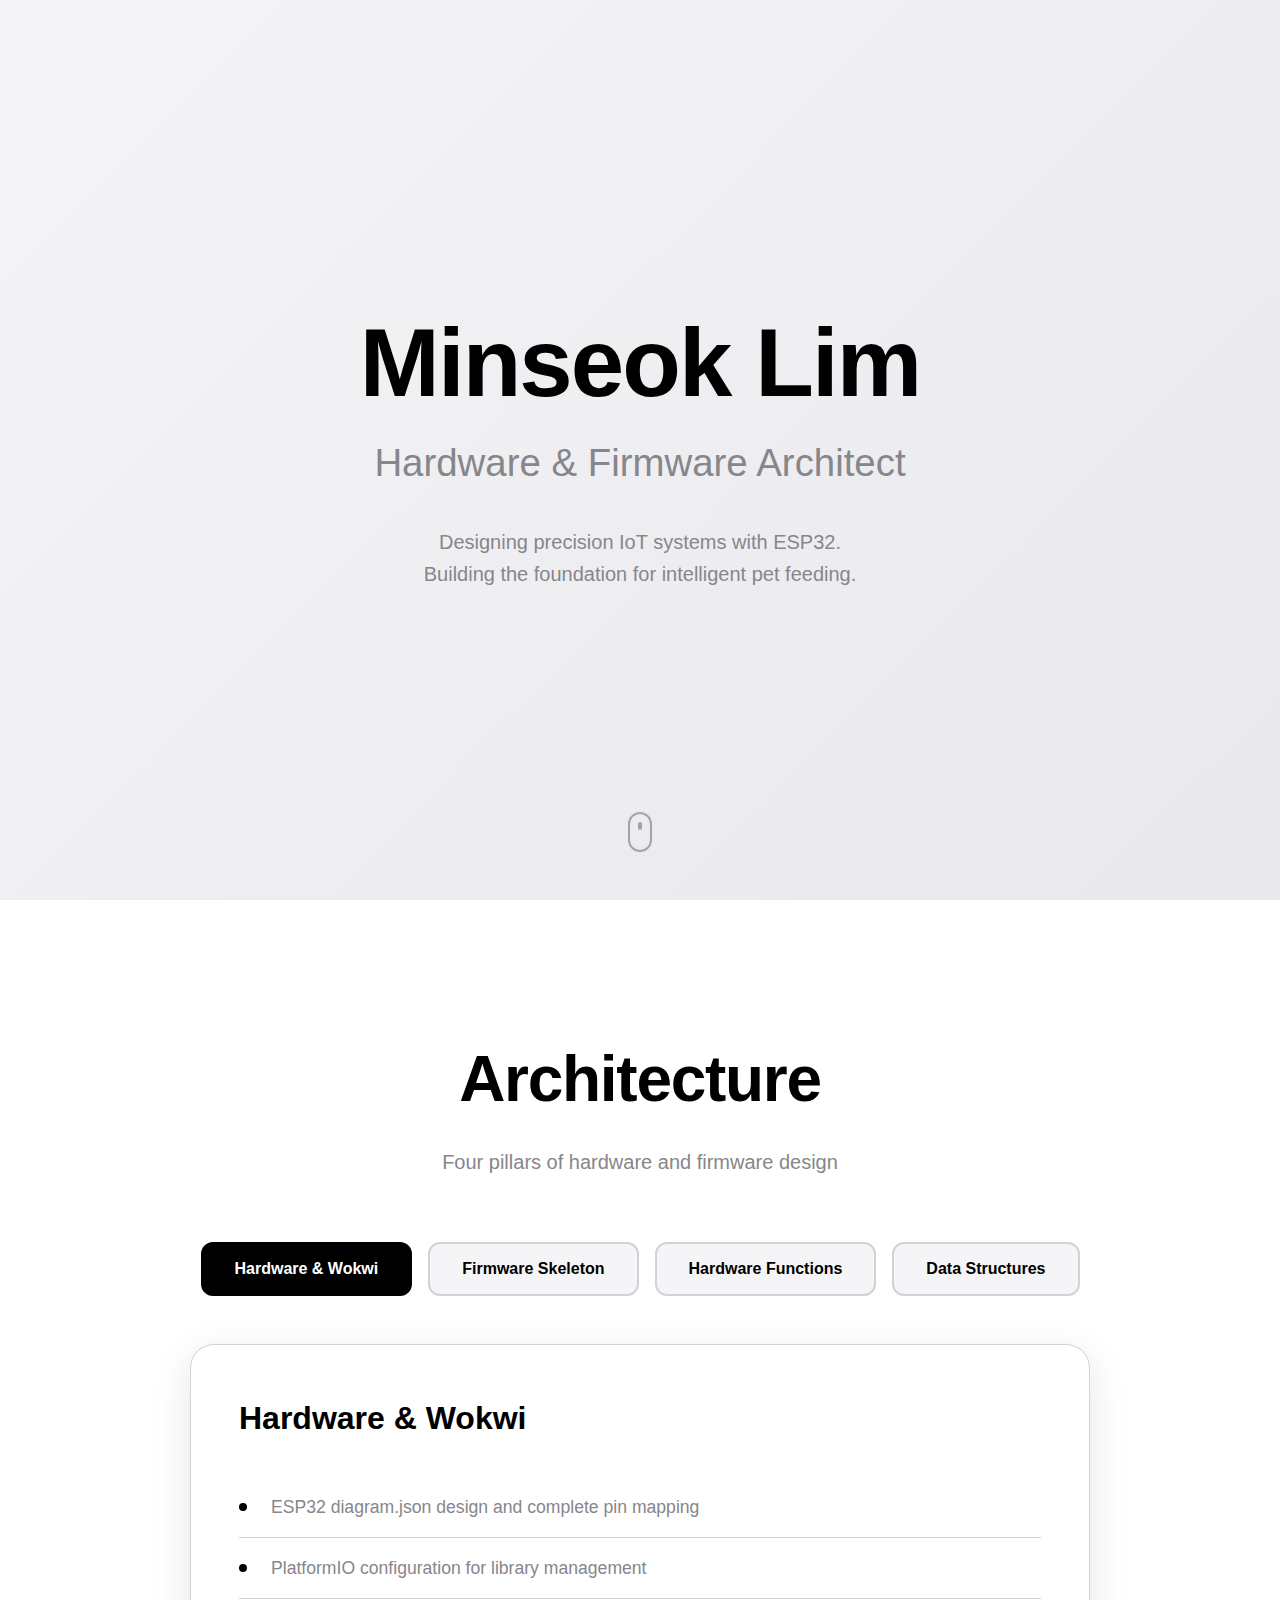
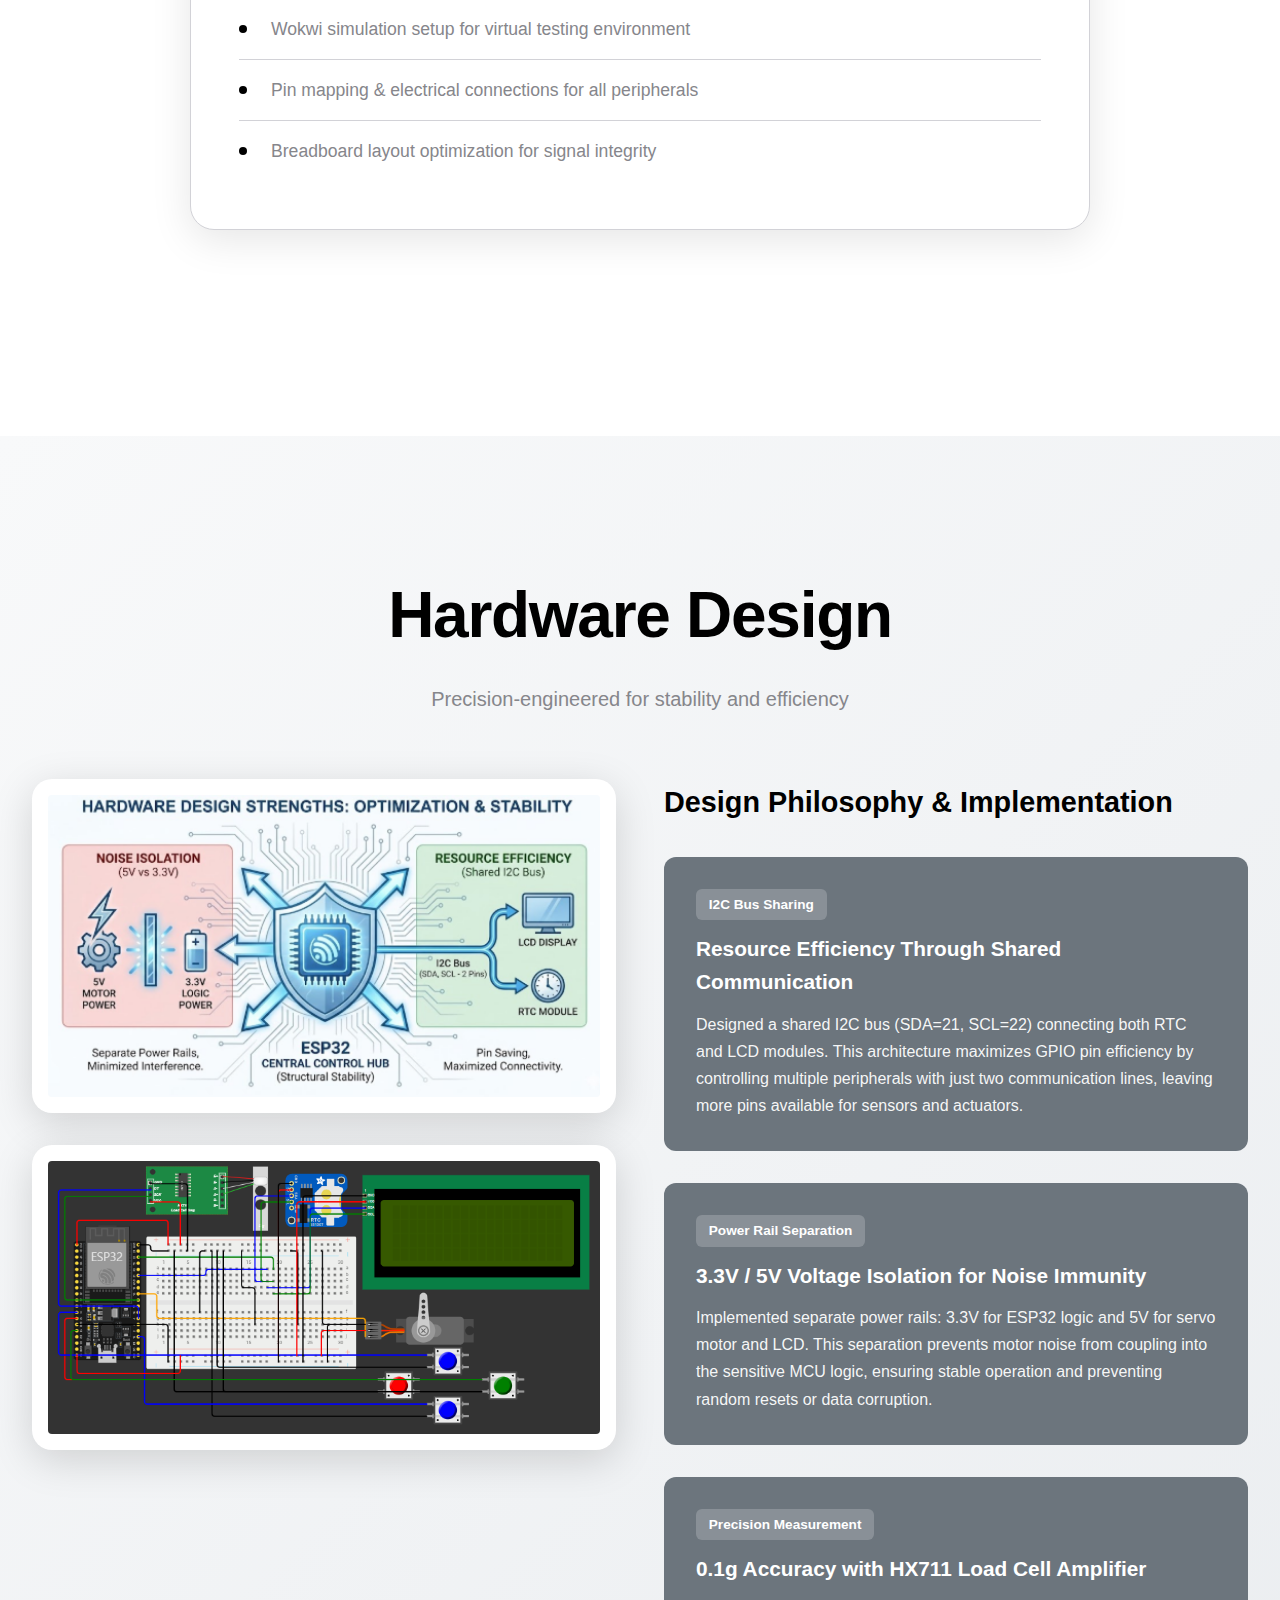
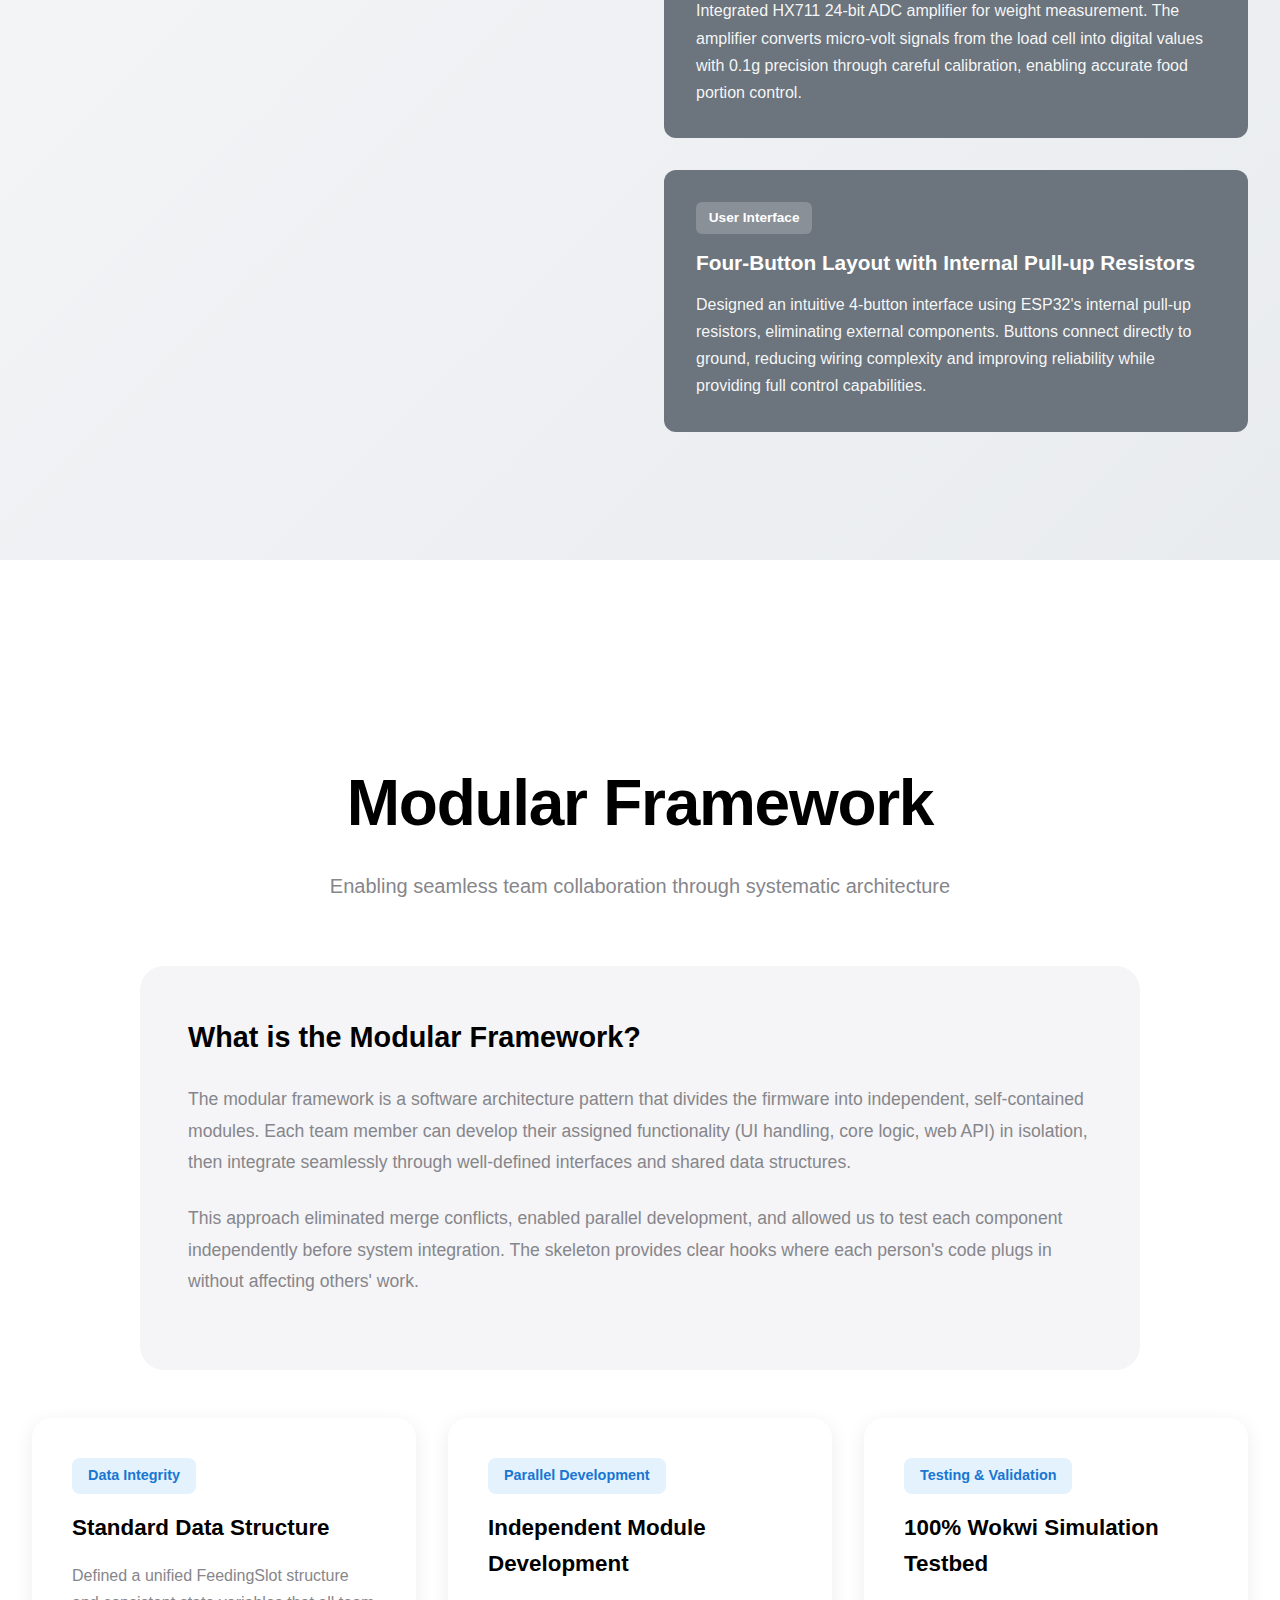
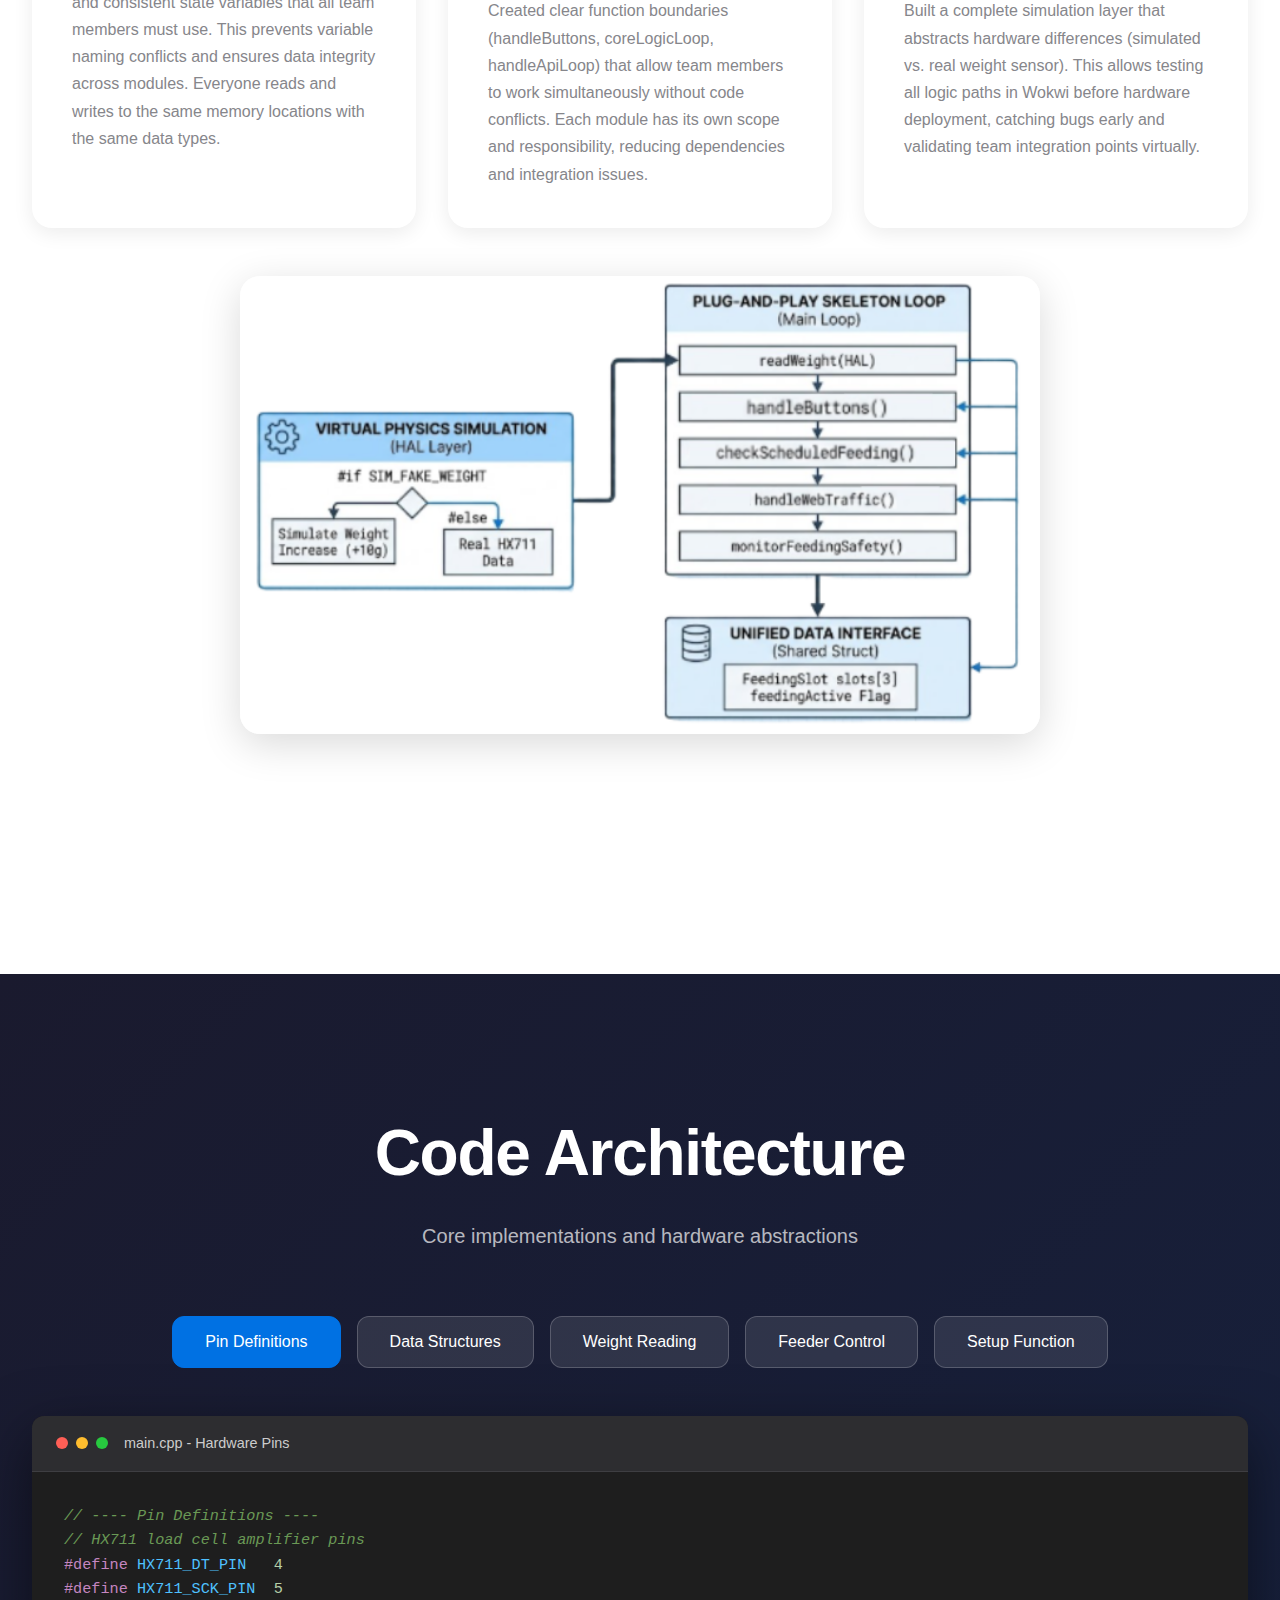
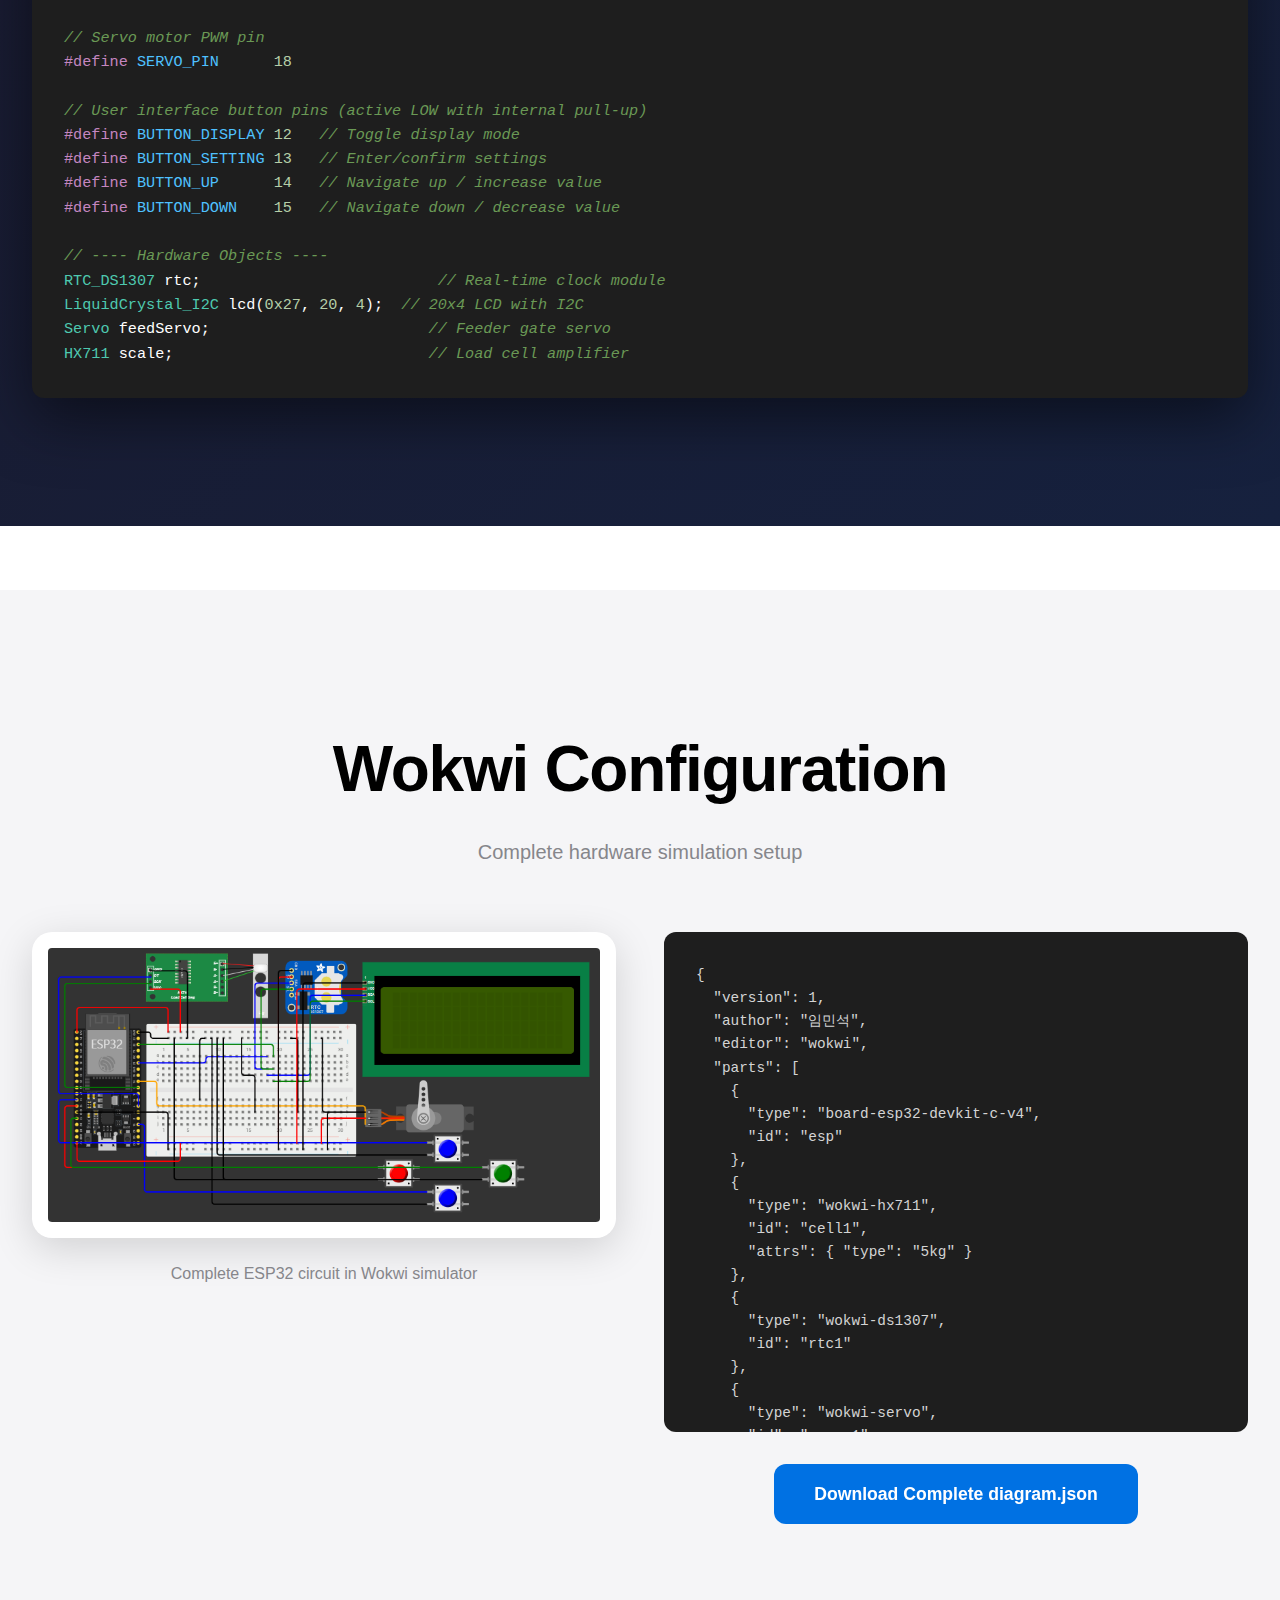
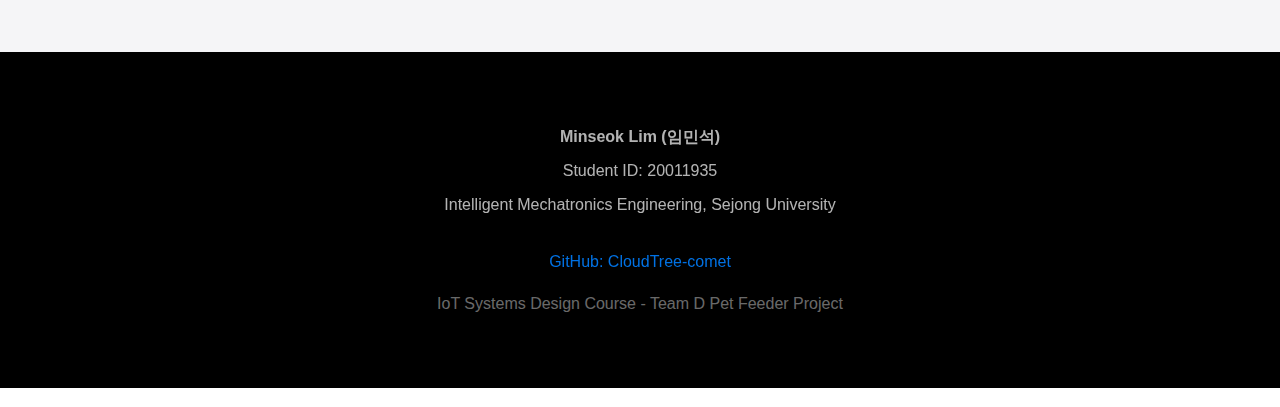
<file: index.html>
<!DOCTYPE html>
<html lang="ko">
<head>
    <meta charset="UTF-8">
    <meta name="viewport" content="width=device-width, initial-scale=1.0">
    <title>Minseok Lim - Hardware Architect</title>
    <style>
        * {
            margin: 0;
            padding: 0;
            box-sizing: border-box;
        }

        :root {
            --primary: #000;
            --secondary: #86868b;
            --accent: #0071e3;
            --bg: #fff;
            --surface: #f5f5f7;
            --border: #d2d2d7;
            --code-bg: #1e1e1e;
        }

        body {
            font-family: -apple-system, BlinkMacSystemFont, 'SF Pro Display', 'Segoe UI', sans-serif;
            background: var(--bg);
            color: var(--primary);
            line-height: 1.6;
            overflow-x: hidden;
        }

        /* Hero Section */
        .hero {
            min-height: 100vh;
            display: flex;
            align-items: center;
            justify-content: center;
            text-align: center;
            padding: 2rem;
            background: linear-gradient(135deg, #f5f5f7 0%, #e8e8ed 100%);
        }

        .hero-content h1 {
            font-size: clamp(3rem, 8vw, 6rem);
            font-weight: 600;
            letter-spacing: -0.02em;
            margin-bottom: 1rem;
            line-height: 1.1;
        }

        .hero-content .subtitle {
            font-size: clamp(1.5rem, 3vw, 2.5rem);
            font-weight: 300;
            color: var(--secondary);
            margin-bottom: 2rem;
        }

        .hero-content .description {
            font-size: clamp(1rem, 2vw, 1.25rem);
            color: var(--secondary);
            max-width: 800px;
            margin: 0 auto;
            font-weight: 400;
        }

        .scroll-indicator {
            position: absolute;
            bottom: 3rem;
            left: 50%;
            transform: translateX(-50%);
            width: 24px;
            height: 40px;
            border: 2px solid var(--primary);
            border-radius: 12px;
            opacity: 0.3;
        }

        .scroll-indicator::after {
            content: '';
            position: absolute;
            top: 8px;
            left: 50%;
            transform: translateX(-50%);
            width: 4px;
            height: 8px;
            background: var(--primary);
            border-radius: 2px;
            animation: scroll 2s infinite;
        }

        @keyframes scroll {
            0%, 100% { transform: translateX(-50%) translateY(0); opacity: 1; }
            50% { transform: translateX(-50%) translateY(10px); opacity: 0.3; }
        }

        /* Section */
        section {
            padding: 8rem 2rem;
            max-width: 1400px;
            margin: 0 auto;
            width: 100%;
        }

        section.dark {
            max-width: none;
            width: 100%;
        }

        section.dark > * {
            max-width: 1400px;
            margin-left: auto;
            margin-right: auto;
        }

        .section-title {
            font-size: clamp(2.5rem, 5vw, 4rem);
            font-weight: 600;
            letter-spacing: -0.02em;
            margin-bottom: 1rem;
            text-align: center;
        }

        .section-subtitle {
            font-size: clamp(1rem, 2vw, 1.25rem);
            color: var(--secondary);
            text-align: center;
            margin-bottom: 4rem;
            font-weight: 400;
        }

        /* Card Stack Architecture */
        .card-stack-container {
            perspective: 1000px;
            margin-top: 4rem;
        }

        .card-selector {
            display: flex;
            justify-content: center;
            gap: 1rem;
            flex-wrap: wrap;
            margin-bottom: 3rem;
        }

        .card-selector button {
            padding: 1rem 2rem;
            background: var(--surface);
            border: 2px solid var(--border);
            border-radius: 12px;
            font-size: 1rem;
            font-weight: 600;
            cursor: pointer;
            transition: all 0.3s ease;
            color: var(--primary);
        }

        .card-selector button:hover {
            background: var(--primary);
            color: var(--bg);
            border-color: var(--primary);
        }

        .card-selector button.active {
            background: var(--primary);
            color: var(--bg);
            border-color: var(--primary);
        }

        .card-stack {
            position: relative;
            height: 500px;
            max-width: 900px;
            margin: 0 auto;
        }

        .architecture-card {
            position: absolute;
            width: 100%;
            background: var(--bg);
            border-radius: 24px;
            padding: 3rem;
            box-shadow: 0 10px 40px rgba(0,0,0,0.1);
            border: 1px solid var(--border);
            transition: all 0.6s cubic-bezier(0.4, 0, 0.2, 1);
            opacity: 0;
            transform: translateY(30px) scale(0.95);
            pointer-events: none;
        }

        .architecture-card.active {
            opacity: 1;
            transform: translateY(0) scale(1);
            pointer-events: auto;
            z-index: 10;
        }

        .architecture-card.prev {
            opacity: 0.3;
            transform: translateY(10px) scale(0.98);
            z-index: 5;
        }

        .architecture-card h3 {
            font-size: 2rem;
            font-weight: 600;
            margin-bottom: 2rem;
            color: var(--primary);
        }

        .architecture-card ul {
            list-style: none;
            padding: 0;
        }

        .architecture-card li {
            padding: 1rem 0;
            padding-left: 2rem;
            color: var(--secondary);
            font-size: 1.1rem;
            position: relative;
            border-bottom: 1px solid var(--border);
        }

        .architecture-card li:last-child {
            border-bottom: none;
        }

        .architecture-card li::before {
            content: '';
            position: absolute;
            left: 0;
            top: 50%;
            transform: translateY(-50%);
            width: 8px;
            height: 8px;
            background: var(--primary);
            border-radius: 50%;
        }

        /* Hardware Design Section */
        .hardware-section {
            background: linear-gradient(135deg, #f8f9fa 0%, #e9ecef 100%);
            padding: 8rem 2rem;
            margin: 4rem 0;
            max-width: none !important;
        }

        .hardware-content {
            max-width: 1400px;
            margin: 0 auto;
            width: 100%;
        }

        .hardware-grid {
            display: grid;
            grid-template-columns: 1fr 1fr;
            gap: 3rem;
            margin-top: 3rem;
            align-items: start;
        }

        .hardware-image-container {
            display: flex;
            flex-direction: column;
            gap: 2rem;
        }

        .hardware-image {
            width: 100%;
            border-radius: 20px;
            box-shadow: 0 10px 40px rgba(0,0,0,0.15);
            background: white;
            padding: 1rem;
        }

        .feature-explanation {
            padding: 0;
        }

        .feature-explanation h3 {
            font-size: 1.8rem;
            font-weight: 600;
            margin-bottom: 2rem;
            color: var(--primary);
        }

        .feature-item {
            margin-bottom: 2rem;
            padding: 2rem;
            background: #6c757d;
            color: white;
            border-radius: 12px;
        }

        .feature-item:last-child {
            margin-bottom: 0;
        }

        .feature-item h4 {
            font-size: 1.3rem;
            font-weight: 600;
            margin-bottom: 0.75rem;
            color: white;
        }

        .feature-item .label {
            display: inline-block;
            padding: 0.3rem 0.8rem;
            background: rgba(255, 255, 255, 0.2);
            color: white;
            border-radius: 6px;
            font-size: 0.85rem;
            font-weight: 600;
            margin-bottom: 0.75rem;
        }

        .feature-item p {
            color: rgba(255, 255, 255, 0.95);
            font-size: 1rem;
            line-height: 1.7;
        }

        /* Modular Framework */
        .modular-section {
            background: white;
            max-width: none !important;
        }

        .modular-section > * {
            max-width: 1400px;
            margin-left: auto;
            margin-right: auto;
        }

        .modular-explanation {
            max-width: 1000px;
            margin: 0 auto;
            background: var(--surface);
            padding: 3rem;
            border-radius: 24px;
            margin-bottom: 3rem;
        }

        .modular-explanation h3 {
            font-size: 1.8rem;
            font-weight: 600;
            margin-bottom: 1.5rem;
            color: var(--primary);
        }

        .modular-explanation p {
            font-size: 1.1rem;
            color: var(--secondary);
            line-height: 1.8;
            margin-bottom: 1.5rem;
        }

        .benefit-grid {
            display: grid;
            grid-template-columns: repeat(auto-fit, minmax(280px, 1fr));
            gap: 2rem;
            margin-top: 3rem;
        }

        .benefit-card {
            background: white;
            padding: 2.5rem;
            border-radius: 20px;
            box-shadow: 0 5px 20px rgba(0,0,0,0.08);
            transition: transform 0.3s ease;
        }

        .benefit-card:hover {
            transform: translateY(-5px);
        }

        .benefit-card h4 {
            font-size: 1.4rem;
            font-weight: 600;
            margin-bottom: 1rem;
            color: var(--primary);
        }

        .benefit-card .tag {
            display: inline-block;
            padding: 0.4rem 1rem;
            background: #e3f2fd;
            color: #1976d2;
            border-radius: 8px;
            font-size: 0.9rem;
            font-weight: 600;
            margin-bottom: 1rem;
        }

        .benefit-card p {
            color: var(--secondary);
            font-size: 1rem;
            line-height: 1.7;
        }

        .modular-image {
            width: 100%;
            max-width: 800px;
            margin: 3rem auto;
            display: block;
            border-radius: 20px;
            box-shadow: 0 10px 40px rgba(0,0,0,0.15);
        }

        /* Code Section */
        .code-section {
            background: linear-gradient(135deg, #1a1a2e 0%, #16213e 100%);
            color: white;
            padding: 8rem 2rem;
            margin: 4rem 0;
            max-width: none !important;
        }

        .code-section .section-content {
            max-width: 1400px;
            margin: 0 auto;
            width: 100%;
        }

        .code-section .section-title {
            color: white;
        }

        .code-section .section-subtitle {
            color: rgba(255, 255, 255, 0.7);
        }

        .code-tabs {
            display: flex;
            justify-content: center;
            gap: 1rem;
            flex-wrap: wrap;
            margin-bottom: 3rem;
        }

        .code-tab-btn {
            padding: 1rem 2rem;
            background: rgba(255, 255, 255, 0.1);
            border: 1px solid rgba(255, 255, 255, 0.2);
            border-radius: 12px;
            font-size: 1rem;
            font-weight: 500;
            cursor: pointer;
            transition: all 0.3s ease;
            color: white;
        }

        .code-tab-btn:hover {
            background: rgba(255, 255, 255, 0.15);
        }

        .code-tab-btn.active {
            background: var(--accent);
            border-color: var(--accent);
        }

        .code-display {
            max-width: 1300px;
            margin: 0 auto;
            width: 100%;
        }

        .code-panel {
            display: none;
            animation: fadeIn 0.4s ease;
        }

        .code-panel.active {
            display: block;
        }

        .code-description {
            text-align: center;
            color: rgba(255, 255, 255, 0.8);
            font-size: 1.1rem;
            margin-bottom: 2rem;
            max-width: 800px;
            margin-left: auto;
            margin-right: auto;
            line-height: 1.6;
        }

        @keyframes fadeIn {
            from { opacity: 0; transform: translateY(10px); }
            to { opacity: 1; transform: translateY(0); }
        }

        .code-window {
            background: #1e1e1e;
            border-radius: 12px;
            overflow: hidden;
            box-shadow: 0 20px 60px rgba(0,0,0,0.5);
        }

        .code-header {
            background: #2d2d30;
            padding: 1rem 1.5rem;
            display: flex;
            align-items: center;
            gap: 1rem;
            border-bottom: 1px solid #3e3e42;
        }

        .code-header .dots {
            display: flex;
            gap: 0.5rem;
        }

        .code-header .dot {
            width: 12px;
            height: 12px;
            border-radius: 50%;
        }

        .dot.red { background: #ff5f56; }
        .dot.yellow { background: #ffbd2e; }
        .dot.green { background: #27c93f; }

        .code-header .filename {
            color: #cccccc;
            font-size: 0.9rem;
        }

        .code-body {
            padding: 2rem;
            overflow-x: auto;
        }

        .code-body pre {
            margin: 0;
            font-family: 'SF Mono', 'Monaco', 'Courier New', monospace;
            font-size: 0.95rem;
            line-height: 1.6;
        }

        /* VS Code Syntax Highlighting */
        .code-keyword { color: #569cd6; }
        .code-function { color: #dcdcaa; }
        .code-string { color: #ce9178; }
        .code-number { color: #b5cea8; }
        .code-comment { color: #6a9955; font-style: italic; }
        .code-type { color: #4ec9b0; }
        .code-variable { color: #9cdcfe; }
        .code-constant { color: #4fc1ff; }
        .code-preprocessor { color: #c586c0; }

        /* Wokwi Section */
        .wokwi-section {
            background: var(--surface);
            max-width: none !important;
        }

        .wokwi-content {
            max-width: 1400px;
            margin: 0 auto;
            width: 100%;
        }

        .wokwi-grid {
            display: grid;
            grid-template-columns: 1fr 1fr;
            gap: 3rem;
            margin-top: 3rem;
            align-items: start;
        }

        .circuit-image {
            width: 100%;
            border-radius: 20px;
            box-shadow: 0 10px 40px rgba(0,0,0,0.15);
            background: white;
            padding: 1rem;
        }

        .json-display {
            background: #1e1e1e;
            border-radius: 12px;
            padding: 2rem;
            overflow-x: auto;
            max-height: 500px;
        }

        .json-display pre {
            margin: 0;
            font-family: 'SF Mono', 'Monaco', 'Courier New', monospace;
            font-size: 0.9rem;
            line-height: 1.6;
            color: #d4d4d4;
        }

        .download-btn {
            display: inline-block;
            padding: 1rem 2.5rem;
            background: var(--accent);
            color: white;
            text-decoration: none;
            border-radius: 12px;
            font-weight: 600;
            font-size: 1.1rem;
            transition: all 0.3s ease;
            margin-top: 2rem;
        }

        .download-btn:hover {
            background: #0077ed;
            transform: translateY(-2px);
            box-shadow: 0 10px 30px rgba(0, 113, 227, 0.3);
        }

        /* Footer */
        footer {
            background: var(--primary);
            color: var(--bg);
            padding: 4rem 2rem;
            text-align: center;
        }

        footer p {
            margin: 0.5rem 0;
            color: rgba(255, 255, 255, 0.7);
        }

        footer a {
            color: var(--accent);
            text-decoration: none;
            transition: opacity 0.3s ease;
        }

        footer a:hover {
            opacity: 0.8;
        }

        /* Responsive */
        @media (max-width: 968px) {
            section {
                padding: 4rem 1.5rem;
            }

            .hardware-grid,
            .wokwi-grid {
                grid-template-columns: 1fr;
            }

            .card-stack {
                height: auto;
                min-height: 400px;
            }

            .benefit-grid {
                grid-template-columns: 1fr;
            }
        }

        html {
            scroll-behavior: smooth;
        }
    </style>
</head>
<body>
    <!-- Hero -->
    <div class="hero">
        <div class="hero-content">
            <h1>Minseok Lim</h1>
            <p class="subtitle">Hardware & Firmware Architect</p>
            <p class="description">
                Designing precision IoT systems with ESP32.<br>
                Building the foundation for intelligent pet feeding.
            </p>
        </div>
        <div class="scroll-indicator"></div>
    </div>

    <!-- Architecture Section with Card Stack -->
    <section>
        <h2 class="section-title">Architecture</h2>
        <p class="section-subtitle">Four pillars of hardware and firmware design</p>

        <div class="card-stack-container">
            <div class="card-selector">
                <button class="active" onclick="showArchCard(0)">Hardware & Wokwi</button>
                <button onclick="showArchCard(1)">Firmware Skeleton</button>
                <button onclick="showArchCard(2)">Hardware Functions</button>
                <button onclick="showArchCard(3)">Data Structures</button>
            </div>

            <div class="card-stack">
                <div class="architecture-card active" data-card="0">
                    <h3>Hardware & Wokwi</h3>
                    <ul>
                        <li>ESP32 diagram.json design and complete pin mapping</li>
                        <li>PlatformIO configuration for library management</li>
                        <li>Wokwi simulation setup for virtual testing environment</li>
                        <li>Pin mapping & electrical connections for all peripherals</li>
                        <li>Breadboard layout optimization for signal integrity</li>
                    </ul>
                </div>

                <div class="architecture-card" data-card="1">
                    <h3>Firmware Skeleton</h3>
                    <ul>
                        <li>Complete setup() initialization sequence for all hardware</li>
                        <li>Main loop architecture with modular function hooks</li>
                        <li>I2C bus initialization for RTC and LCD communication</li>
                        <li>Peripheral initialization (servo, HX711, buttons)</li>
                        <li>Team collaboration framework for parallel development</li>
                    </ul>
                </div>

                <div class="architecture-card" data-card="2">
                    <h3>Hardware Functions</h3>
                    <ul>
                        <li>Weight reading abstraction for simulation and real hardware</li>
                        <li>Servo control functions (open/close feeder mechanism)</li>
                        <li>Button handling with debounce logic</li>
                        <li>System reset procedures and state management</li>
                        <li>Hardware safety mechanisms and error handling</li>
                    </ul>
                </div>

                <div class="architecture-card" data-card="3">
                    <h3>Data Structures</h3>
                    <ul>
                        <li>FeedingSlot struct design for scheduled feeding</li>
                        <li>State management flags (feedingActive, feederOpen)</li>
                        <li>Safety constants (timeout, stuck detection thresholds)</li>
                        <li>Trigger guard system to prevent duplicate activations</li>
                        <li>Unified data interface for team collaboration</li>
                    </ul>
                </div>
            </div>
        </div>
    </section>

    <!-- Hardware Design Section -->
    <section class="hardware-section">
        <div class="hardware-content">
            <h2 class="section-title">Hardware Design</h2>
            <p class="section-subtitle">Precision-engineered for stability and efficiency</p>

            <div class="hardware-grid">
                <div class="hardware-image-container">
                    <img src="hardware-diagram.png" alt="Hardware Wiring Diagram" class="hardware-image">
                    <img src="hardware-circuit.png" alt="Circuit Schematic" class="hardware-image">
                </div>

                <div class="feature-explanation">
                    <h3>Design Philosophy & Implementation</h3>

                    <div class="feature-item">
                        <span class="label">I2C Bus Sharing</span>
                        <h4>Resource Efficiency Through Shared Communication</h4>
                        <p>
                            Designed a shared I2C bus (SDA=21, SCL=22) connecting both RTC and LCD modules. 
                            This architecture maximizes GPIO pin efficiency by controlling multiple peripherals 
                            with just two communication lines, leaving more pins available for sensors and actuators.
                        </p>
                    </div>

                    <div class="feature-item">
                        <span class="label">Power Rail Separation</span>
                        <h4>3.3V / 5V Voltage Isolation for Noise Immunity</h4>
                        <p>
                            Implemented separate power rails: 3.3V for ESP32 logic and 5V for servo motor and LCD. 
                            This separation prevents motor noise from coupling into the sensitive MCU logic, 
                            ensuring stable operation and preventing random resets or data corruption.
                        </p>
                    </div>

                    <div class="feature-item">
                        <span class="label">Precision Measurement</span>
                        <h4>0.1g Accuracy with HX711 Load Cell Amplifier</h4>
                        <p>
                            Integrated HX711 24-bit ADC amplifier for weight measurement. The amplifier converts 
                            micro-volt signals from the load cell into digital values with 0.1g precision through 
                            careful calibration, enabling accurate food portion control.
                        </p>
                    </div>

                    <div class="feature-item">
                        <span class="label">User Interface</span>
                        <h4>Four-Button Layout with Internal Pull-up Resistors</h4>
                        <p>
                            Designed an intuitive 4-button interface using ESP32's internal pull-up resistors, 
                            eliminating external components. Buttons connect directly to ground, reducing wiring 
                            complexity and improving reliability while providing full control capabilities.
                        </p>
                    </div>
                </div>
            </div>
        </div>
    </section>

    <!-- Modular Framework -->
    <section class="modular-section">
        <h2 class="section-title">Modular Framework</h2>
        <p class="section-subtitle">Enabling seamless team collaboration through systematic architecture</p>

        <div class="modular-explanation">
            <h3>What is the Modular Framework?</h3>
            <p>
                The modular framework is a software architecture pattern that divides the firmware into 
                independent, self-contained modules. Each team member can develop their assigned functionality 
                (UI handling, core logic, web API) in isolation, then integrate seamlessly through well-defined 
                interfaces and shared data structures.
            </p>
            <p>
                This approach eliminated merge conflicts, enabled parallel development, and allowed us to test 
                each component independently before system integration. The skeleton provides clear hooks where 
                each person's code plugs in without affecting others' work.
            </p>
        </div>

        <div class="benefit-grid">
            <div class="benefit-card">
                <span class="tag">Data Integrity</span>
                <h4>Standard Data Structure</h4>
                <p>
                    Defined a unified FeedingSlot structure and consistent state variables that all team 
                    members must use. This prevents variable naming conflicts and ensures data integrity 
                    across modules. Everyone reads and writes to the same memory locations with the same 
                    data types.
                </p>
            </div>

            <div class="benefit-card">
                <span class="tag">Parallel Development</span>
                <h4>Independent Module Development</h4>
                <p>
                    Created clear function boundaries (handleButtons, coreLogicLoop, handleApiLoop) that 
                    allow team members to work simultaneously without code conflicts. Each module has its 
                    own scope and responsibility, reducing dependencies and integration issues.
                </p>
            </div>

            <div class="benefit-card">
                <span class="tag">Testing & Validation</span>
                <h4>100% Wokwi Simulation Testbed</h4>
                <p>
                    Built a complete simulation layer that abstracts hardware differences (simulated vs. 
                    real weight sensor). This allows testing all logic paths in Wokwi before hardware 
                    deployment, catching bugs early and validating team integration points virtually.
                </p>
            </div>
        </div>

        <img src="modular-architecture.png" alt="Modular Architecture Diagram" class="modular-image">
    </section>

    <!-- Code Architecture -->
    <section class="code-section">
        <div class="section-content">
        <h2 class="section-title">Code Architecture</h2>
        <p class="section-subtitle">Core implementations and hardware abstractions</p>

        <div class="code-tabs">
            <button class="code-tab-btn active" onclick="showCodePanel(0)">Pin Definitions</button>
            <button class="code-tab-btn" onclick="showCodePanel(1)">Data Structures</button>
            <button class="code-tab-btn" onclick="showCodePanel(2)">Weight Reading</button>
            <button class="code-tab-btn" onclick="showCodePanel(3)">Feeder Control</button>
            <button class="code-tab-btn" onclick="showCodePanel(4)">Setup Function</button>
        </div>

        <div class="code-display">
            <div class="code-panel active" data-panel="0">
                <div class="code-window">
                    <div class="code-header">
                        <div class="dots">
                            <span class="dot red"></span>
                            <span class="dot yellow"></span>
                            <span class="dot green"></span>
                        </div>
                        <span class="filename">main.cpp - Hardware Pins</span>
                    </div>
                    <div class="code-body">
                        <pre><code><span class="code-comment">// ---- Pin Definitions ----</span>
<span class="code-comment">// HX711 load cell amplifier pins</span>
<span class="code-preprocessor">#define</span> <span class="code-constant">HX711_DT_PIN</span>   <span class="code-number">4</span>
<span class="code-preprocessor">#define</span> <span class="code-constant">HX711_SCK_PIN</span>  <span class="code-number">5</span>

<span class="code-comment">// Servo motor PWM pin</span>
<span class="code-preprocessor">#define</span> <span class="code-constant">SERVO_PIN</span>      <span class="code-number">18</span>

<span class="code-comment">// User interface button pins (active LOW with internal pull-up)</span>
<span class="code-preprocessor">#define</span> <span class="code-constant">BUTTON_DISPLAY</span> <span class="code-number">12</span>   <span class="code-comment">// Toggle display mode</span>
<span class="code-preprocessor">#define</span> <span class="code-constant">BUTTON_SETTING</span> <span class="code-number">13</span>   <span class="code-comment">// Enter/confirm settings</span>
<span class="code-preprocessor">#define</span> <span class="code-constant">BUTTON_UP</span>      <span class="code-number">14</span>   <span class="code-comment">// Navigate up / increase value</span>
<span class="code-preprocessor">#define</span> <span class="code-constant">BUTTON_DOWN</span>    <span class="code-number">15</span>   <span class="code-comment">// Navigate down / decrease value</span>

<span class="code-comment">// ---- Hardware Objects ----</span>
<span class="code-type">RTC_DS1307</span> rtc;                          <span class="code-comment">// Real-time clock module</span>
<span class="code-type">LiquidCrystal_I2C</span> lcd(<span class="code-number">0x27</span>, <span class="code-number">20</span>, <span class="code-number">4</span>);  <span class="code-comment">// 20x4 LCD with I2C</span>
<span class="code-type">Servo</span> feedServo;                        <span class="code-comment">// Feeder gate servo</span>
<span class="code-type">HX711</span> scale;                            <span class="code-comment">// Load cell amplifier</span></code></pre>
                    </div>
                </div>
            </div>

            <div class="code-panel" data-panel="1">
                <p class="code-description">
                    Defines the core data structures for feeding schedules and system state management. 
                    The FeedingSlot struct stores scheduled feeding times and amounts, while state variables track real-time system status.
                </p>
                
                <div class="code-window">
                    <div class="code-header">
                        <div class="dots">
                            <span class="dot red"></span>
                            <span class="dot yellow"></span>
                            <span class="dot green"></span>
                        </div>
                        <span class="filename">main.cpp - Data Structures</span>
                    </div>
                    <div class="code-body">
                        <pre><code><span class="code-comment">// ---- Feeding Slot Structure ----</span>
<span class="code-keyword">struct</span> <span class="code-type">FeedingSlot</span> {
  <span class="code-type">bool</span>  active;    <span class="code-comment">// Is this slot enabled?</span>
  <span class="code-type">int</span>   hour;      <span class="code-comment">// Scheduled hour (0-23)</span>
  <span class="code-type">int</span>   minute;    <span class="code-comment">// Scheduled minute (0-59)</span>
  <span class="code-type">float</span> weight;    <span class="code-comment">// Target weight in grams</span>
};

<span class="code-comment">// Three scheduled feeding slots</span>
<span class="code-type">FeedingSlot</span> slots[<span class="code-number">3</span>] = {
  {<span class="code-keyword">false</span>, <span class="code-number">8</span>, <span class="code-number">0</span>, <span class="code-number">0</span>},   <span class="code-comment">// Slot 1: 08:00</span>
  {<span class="code-keyword">false</span>, <span class="code-number">12</span>, <span class="code-number">0</span>, <span class="code-number">0</span>},  <span class="code-comment">// Slot 2: 12:00</span>
  {<span class="code-keyword">false</span>, <span class="code-number">18</span>, <span class="code-number">0</span>, <span class="code-number">0</span>}   <span class="code-comment">// Slot 3: 18:00</span>
};

<span class="code-comment">// ---- System State Variables ----</span>
<span class="code-type">bool</span> feedingActive = <span class="code-keyword">false</span>;      <span class="code-comment">// Is feeding in progress?</span>
<span class="code-type">bool</span> feederOpen = <span class="code-keyword">false</span>;          <span class="code-comment">// Is feeder gate open?</span>
<span class="code-type">float</span> currentWeight = <span class="code-number">0.0f</span>;        <span class="code-comment">// Current bowl weight (g)</span>
<span class="code-type">float</span> currentTargetWeight = <span class="code-number">0</span>;    <span class="code-comment">// Target weight (g)</span>

<span class="code-comment">// ---- Safety Constants ----</span>
<span class="code-keyword">const</span> <span class="code-type">unsigned long</span> <span class="code-constant">FEED_TIMEOUT_MS</span> = <span class="code-number">15000</span>;  <span class="code-comment">// 15 sec max</span>
<span class="code-keyword">const</span> <span class="code-type">unsigned long</span> <span class="code-constant">STUCK_WINDOW_MS</span> = <span class="code-number">4000</span>;   <span class="code-comment">// 4 sec stuck detect</span>
<span class="code-keyword">const</span> <span class="code-type">float</span> <span class="code-constant">MIN_INCREASE_G</span> = <span class="code-number">2.0</span>;              <span class="code-comment">// Noise threshold</span></code></pre>
                    </div>
                </div>
            </div>

            <div class="code-panel" data-panel="2">
                <p class="code-description">
                    Abstracts weight measurement to support both Wokwi simulation and real hardware. 
                    In simulation mode, weight increases gradually during feeding. In hardware mode, it reads actual HX711 load cell data with averaging for stability.
                </p>
                
                <div class="code-window">
                    <div class="code-header">
                        <div class="dots">
                            <span class="dot red"></span>
                            <span class="dot yellow"></span>
                            <span class="dot green"></span>
                        </div>
                        <span class="filename">main.cpp - Weight Reading</span>
                    </div>
                    <div class="code-body">
                        <pre><code><span class="code-comment">// ---- Weight Reading Abstraction ----</span>
<span class="code-comment">// Handles both Wokwi simulation and real hardware</span>
<span class="code-type">float</span> <span class="code-function">readWeight</span>(<span class="code-type">bool</span> feedingActive, <span class="code-type">bool</span> feederOpen) {
<span class="code-preprocessor">#if</span> <span class="code-constant">SIM_FAKE_WEIGHT</span>
  <span class="code-comment">// === WOKWI SIMULATION MODE ===</span>
  <span class="code-comment">// Simulate weight increase during feeding</span>
  <span class="code-keyword">if</span> (feedingActive && feederOpen) {
    <span class="code-keyword">static</span> <span class="code-type">unsigned long</span> last = <span class="code-number">0</span>;
    
    <span class="code-comment">// Increment simulated weight every 300ms</span>
    <span class="code-keyword">if</span> (<span class="code-function">millis</span>() - last > <span class="code-number">300</span>) {
      simWeight += <span class="code-number">10.0f</span>;  <span class="code-comment">// +10g per step</span>
      last = <span class="code-function">millis</span>();
    }
  }
  
  <span class="code-comment">// Return simulated weight value</span>
  <span class="code-keyword">return</span> simWeight;
  
<span class="code-preprocessor">#else</span>
  <span class="code-comment">// === REAL HARDWARE MODE ===</span>
  <span class="code-comment">// Read actual HX711 load cell value</span>
  <span class="code-comment">// Average 5 readings for stability</span>
  <span class="code-keyword">return</span> scale.<span class="code-function">get_units</span>(<span class="code-number">5</span>);
<span class="code-preprocessor">#endif</span>
}</code></pre>
                    </div>
                </div>
            </div>

            <div class="code-panel" data-panel="3">
                <p class="code-description">
                    Provides hardware control functions for the servo motor that operates the feeder gate. 
                    Includes open/close operations and system reset functionality to return to a known safe state.
                </p>
                
                <div class="code-window">
                    <div class="code-header">
                        <div class="dots">
                            <span class="dot red"></span>
                            <span class="dot yellow"></span>
                            <span class="dot green"></span>
                        </div>
                        <span class="filename">main.cpp - Feeder Control</span>
                    </div>
                    <div class="code-body">
                        <pre><code><span class="code-comment">// ---- Feeder Gate Control ----</span>

<span class="code-type">void</span> <span class="code-function">openFeeder</span>() {
  <span class="code-comment">// Rotate servo to open position (180 degrees)</span>
  feedServo.<span class="code-function">write</span>(servoOpenAngle);
  feederOpen = <span class="code-keyword">true</span>;
  Serial.<span class="code-function">println</span>(<span class="code-string">"Feeder opened (180 deg)"</span>);
}

<span class="code-type">void</span> <span class="code-function">closeFeeder</span>() {
  <span class="code-comment">// Rotate servo to closed position (0 degrees)</span>
  feedServo.<span class="code-function">write</span>(servoCloseAngle);
  feederOpen = <span class="code-keyword">false</span>;
  Serial.<span class="code-function">println</span>(<span class="code-string">"Feeder closed (0 deg)"</span>);
}

<span class="code-comment">// ---- System Reset ----</span>
<span class="code-type">void</span> <span class="code-function">resetSystemState</span>() {
  <span class="code-comment">// Reset all state flags</span>
  feedingActive = <span class="code-keyword">false</span>;
  feederOpen = <span class="code-keyword">false</span>;
  manualMode = <span class="code-keyword">false</span>;
  
  <span class="code-comment">// Reset weight tracking</span>
  currentTargetWeight = <span class="code-number">0</span>;
  lastWeightDuringFeed = <span class="code-number">0</span>;
  currentWeight = <span class="code-number">0</span>;

<span class="code-preprocessor">#if</span> <span class="code-constant">SIM_FAKE_WEIGHT</span>
  <span class="code-comment">// Reset simulation weight</span>
  simWeight = <span class="code-number">0.0f</span>;
<span class="code-preprocessor">#else</span>
  <span class="code-comment">// Tare the load cell (zero calibration)</span>
  scale.<span class="code-function">tare</span>();
<span class="code-preprocessor">#endif</span>

  <span class="code-comment">// Ensure feeder is closed</span>
  <span class="code-function">closeFeeder</span>();
  <span class="code-function">updateDisplay</span>();
}</code></pre>
                    </div>
                </div>
            </div>

            <div class="code-panel" data-panel="4">
                <p class="code-description">
                    Initializes all hardware peripherals in the correct sequence. 
                    Configures I2C bus, button pins, LCD display, RTC clock, servo motor, and HX711 load cell with proper calibration and error handling.
                </p>
                
                <div class="code-window">
                    <div class="code-header">
                        <div class="dots">
                            <span class="dot red"></span>
                            <span class="dot yellow"></span>
                            <span class="dot green"></span>
                        </div>
                        <span class="filename">main.cpp - Setup Function</span>
                    </div>
                    <div class="code-body">
                        <pre><code><span class="code-type">void</span> <span class="code-function">setup</span>() {
  <span class="code-comment">// Initialize serial communication</span>
  Serial.<span class="code-function">begin</span>(<span class="code-number">115200</span>);

  <span class="code-comment">// Initialize I2C bus (SDA=21, SCL=22)</span>
  <span class="code-comment">// Shared between RTC and LCD</span>
  Wire.<span class="code-function">begin</span>(<span class="code-number">21</span>, <span class="code-number">22</span>);

  <span class="code-comment">// Configure button pins with internal pull-up resistors</span>
  <span class="code-function">pinMode</span>(<span class="code-constant">BUTTON_DISPLAY</span>, <span class="code-constant">INPUT_PULLUP</span>);
  <span class="code-function">pinMode</span>(<span class="code-constant">BUTTON_SETTING</span>, <span class="code-constant">INPUT_PULLUP</span>);
  <span class="code-function">pinMode</span>(<span class="code-constant">BUTTON_UP</span>, <span class="code-constant">INPUT_PULLUP</span>);
  <span class="code-function">pinMode</span>(<span class="code-constant">BUTTON_DOWN</span>, <span class="code-constant">INPUT_PULLUP</span>);

  <span class="code-comment">// Initialize LCD display</span>
  lcd.<span class="code-function">init</span>();
  lcd.<span class="code-function">backlight</span>();
  lcd.<span class="code-function">setCursor</span>(<span class="code-number">0</span>, <span class="code-number">0</span>);
  lcd.<span class="code-function">print</span>(<span class="code-string">"Pet Feeder v2.0"</span>);
  lcd.<span class="code-function">setCursor</span>(<span class="code-number">0</span>, <span class="code-number">1</span>);
  lcd.<span class="code-function">print</span>(<span class="code-string">"Initializing..."</span>);

  <span class="code-comment">// Initialize RTC module</span>
  rtc_ok = rtc.<span class="code-function">begin</span>();
  <span class="code-keyword">if</span> (!rtc_ok) {
    Serial.<span class="code-function">println</span>(<span class="code-string">"RTC not found!"</span>);
  } <span class="code-keyword">else if</span> (!rtc.<span class="code-function">isrunning</span>()) {
    <span class="code-comment">// Set RTC to compile time if not running</span>
    rtc.<span class="code-function">adjust</span>(<span class="code-function">DateTime</span>(<span class="code-function">F</span>(__DATE__), <span class="code-function">F</span>(__TIME__)));
  }

  <span class="code-comment">// Initialize servo motor</span>
  feedServo.<span class="code-function">attach</span>(<span class="code-constant">SERVO_PIN</span>);
  feedServo.<span class="code-function">write</span>(servoCloseAngle);  <span class="code-comment">// Start closed</span>

  <span class="code-comment">// Initialize HX711 load cell</span>
  scale.<span class="code-function">begin</span>(<span class="code-constant">HX711_DT_PIN</span>, <span class="code-constant">HX711_SCK_PIN</span>);
  <span class="code-function">delay</span>(<span class="code-number">200</span>);  <span class="code-comment">// Settling time</span>
  scale.<span class="code-function">set_scale</span>(calibration_factor);
  scale.<span class="code-function">tare</span>();  <span class="code-comment">// Zero calibration</span>

  <span class="code-function">delay</span>(<span class="code-number">800</span>);
  lcd.<span class="code-function">clear</span>();
  
  Serial.<span class="code-function">println</span>(<span class="code-string">"Pet Feeding System Ready!"</span>);
}</code></pre>
                    </div>
                </div>
            </div>
        </div>
        </div>
    </section>

    <!-- Wokwi Configuration -->
    <section class="wokwi-section">
        <h2 class="section-title">Wokwi Configuration</h2>
        <p class="section-subtitle">Complete hardware simulation setup</p>

        <div class="wokwi-content">
            <div class="wokwi-grid">
                <div>
                    <img src="hardware-circuit.png" alt="Wokwi Circuit" class="circuit-image">
                    <p style="text-align: center; margin-top: 1rem; color: var(--secondary);">
                        Complete ESP32 circuit in Wokwi simulator
                    </p>
                </div>

                <div>
                    <div class="json-display">
                        <pre><code>{
  "version": 1,
  "author": "임민석",
  "editor": "wokwi",
  "parts": [
    {
      "type": "board-esp32-devkit-c-v4",
      "id": "esp"
    },
    {
      "type": "wokwi-hx711",
      "id": "cell1",
      "attrs": { "type": "5kg" }
    },
    {
      "type": "wokwi-ds1307",
      "id": "rtc1"
    },
    {
      "type": "wokwi-servo",
      "id": "servo1"
    },
    {
      "type": "wokwi-lcd2004",
      "id": "lcd2",
      "attrs": { "pins": "i2c" }
    },
    ...
  ],
  "connections": [
    ["esp:3V3", "bb1:tp.1", "red"],
    ["esp:GND", "bb1:tn.1", "black"],
    ...
  ]
}</code></pre>
                    </div>
                    <div style="text-align: center;">
                        <a href="#" class="download-btn" onclick="downloadJSON(); return false;">
                            Download Complete diagram.json
                        </a>
                    </div>
                </div>
            </div>
        </div>
    </section>

    <!-- Footer -->
    <footer>
        <p><strong>Minseok Lim (임민석)</strong></p>
        <p>Student ID: 20011935</p>
        <p>Intelligent Mechatronics Engineering, Sejong University</p>
        <p style="margin-top: 2rem;">
            <a href="https://github.com/CloudTree-comet" target="_blank">GitHub: CloudTree-comet</a>
        </p>
        <p style="margin-top: 1rem; opacity: 0.6;">IoT Systems Design Course - Team D Pet Feeder Project</p>
    </footer>

    <script>
        // Architecture Card Stack
        function showArchCard(index) {
            const cards = document.querySelectorAll('.architecture-card');
            const buttons = document.querySelectorAll('.card-selector button');
            
            buttons.forEach((btn, i) => {
                btn.classList.toggle('active', i === index);
            });
            
            cards.forEach((card, i) => {
                card.classList.remove('active', 'prev');
                if (i === index) {
                    card.classList.add('active');
                } else if (i === index - 1) {
                    card.classList.add('prev');
                }
            });
        }

        // Code Panel Switching
        function showCodePanel(index) {
            const panels = document.querySelectorAll('.code-panel');
            const buttons = document.querySelectorAll('.code-tab-btn');
            
            buttons.forEach((btn, i) => {
                btn.classList.toggle('active', i === index);
            });
            
            panels.forEach((panel, i) => {
                panel.classList.toggle('active', i === index);
            });
        }

        // Download JSON
        function downloadJSON() {
            const jsonData = {
                "version": 1,
                "author": "임민석",
                "editor": "wokwi",
                "parts": [
                    { "type": "wokwi-breadboard-half", "id": "bb1", "top": 35.4, "left": -45.2, "attrs": {} },
                    { "type": "board-esp32-devkit-c-v4", "id": "esp", "top": 19.2, "left": -158.36, "attrs": {} },
                    { "type": "wokwi-hx711", "id": "cell1", "top": -74.2, "left": -45.4, "attrs": { "type": "5kg" } },
                    { "type": "wokwi-ds1307", "id": "rtc1", "top": -63, "left": 172.9, "attrs": {} },
                    { "type": "wokwi-servo", "id": "servo1", "top": 122.8, "left": 297.6, "attrs": {} },
                    { "type": "wokwi-lcd2004", "id": "lcd2", "top": -60.8, "left": 293.6, "attrs": { "pins": "i2c" } },
                    { "type": "wokwi-pushbutton", "id": "btn1", "top": 246.2, "left": 316.8, "attrs": { "color": "red", "xray": "1" } },
                    { "type": "wokwi-pushbutton", "id": "btn2", "top": 207.8, "left": 393.6, "attrs": { "color": "blue", "xray": "1" } },
                    { "type": "wokwi-pushbutton", "id": "btn3", "top": 284.6, "left": 393.6, "attrs": { "color": "blue", "xray": "1" } },
                    { "type": "wokwi-pushbutton", "id": "btn4", "top": 246.2, "left": 480, "attrs": { "color": "green", "xray": "1" } }
                ],
                "connections": [
                    [ "esp:TX", "$serialMonitor:RX", "", [] ],
                    [ "esp:RX", "$serialMonitor:TX", "", [] ],
                    [ "esp:3V3", "bb1:tp.1", "red", [ "v-38.4", "h142.55" ] ],
                    [ "esp:GND.2", "bb1:tn.1", "black", [ "h19.2", "v9.7" ] ],
                    [ "esp:GND.1", "bb1:bn.1", "black", [ "h0" ] ],
                    [ "cell1:VCC", "bb1:tp.3", "red", [ "h0" ] ],
                    [ "cell1:GND", "bb1:tn.4", "black", [ "h57.6", "v105.3" ] ],
                    [ "cell1:SCK", "esp:5", "green", [ "h-134.4", "v162.4" ] ],
                    [ "cell1:DT", "esp:4", "blue", [ "h-144", "v181.9", "h124.8" ] ],
                    [ "rtc1:SDA", "bb1:18t.c", "blue", [ "h-57.6", "v134.1" ] ],
                    [ "rtc1:SCL", "bb1:19t.c", "green", [ "h-48", "v124.6" ] ],
                    [ "bb1:18t.a", "esp:21", "blue", [ "h-96", "v9.6" ] ],
                    [ "esp:22", "bb1:19t.a", "green", [ "h0" ] ],
                    [ "servo1:PWM", "esp:18", "orange", [ "v-28.6", "h-326.4", "v-9.6" ] ],
                    [ "bb1:18t.d", "lcd2:SDA", "blue", [ "h67.2", "v-124.8", "h96" ] ],
                    [ "lcd2:SCL", "bb1:19t.e", "green", [ "h-86.4", "v125.1" ] ],
                    [ "bb1:7b.f", "bb1:tn.6", "black", [ "v0" ] ],
                    [ "bb1:28b.h", "bb1:tn.22", "black", [ "h-9.6", "v-115.1" ] ],
                    [ "bb1:16b.h", "bb1:tn.11", "black", [ "v-57.6", "h-20.8" ] ],
                    [ "bb1:23b.h", "bb1:tn.18", "black", [ "v0" ] ],
                    [ "btn1:2.l", "bb1:tn.2", "black", [ "h0" ] ],
                    [ "btn1:1.l", "esp:12", "red", [ "h-489.6", "v-96" ] ],
                    [ "btn3:2.l", "bb1:tn.7", "black", [ "h-336", "v-259" ] ],
                    [ "btn2:2.l", "bb1:tn.8", "black", [ "h0" ] ],
                    [ "btn2:1.l", "esp:14", "blue", [ "h-576", "v-67.2" ] ],
                    [ "btn3:1.l", "esp:15", "blue", [ "h-441.6", "v-105.6" ] ],
                    [ "btn4:2.l", "bb1:tn.9", "black", [ "h0" ] ],
                    [ "btn4:1.l", "esp:13", "green", [ "h-643.2", "v-76.8" ] ],
                    [ "esp:5V", "bb1:bp.3", "red", [ "h0.15", "v28.8", "h163.2" ] ],
                    [ "rtc1:5V", "bb1:bp.16", "red", [ "h0" ] ],
                    [ "rtc1:GND", "bb1:bn.16", "black", [ "h0" ] ],
                    [ "lcd2:GND", "bb1:bn.20", "black", [ "h0" ] ],
                    [ "lcd2:VCC", "bb1:bp.19", "red", [ "h0" ] ],
                    [ "servo1:V+", "bb1:bp.22", "red", [ "h0" ] ],
                    [ "servo1:GND", "bb1:bn.23", "black", [ "h0" ] ]
                ],
                "dependencies": {}
            };
            
            const dataStr = "data:text/json;charset=utf-8," + encodeURIComponent(JSON.stringify(jsonData, null, 2));
            const downloadAnchor = document.createElement('a');
            downloadAnchor.setAttribute("href", dataStr);
            downloadAnchor.setAttribute("download", "diagram.json");
            document.body.appendChild(downloadAnchor);
            downloadAnchor.click();
            downloadAnchor.remove();
        }
    </script>
</body>
</html>
</file>
